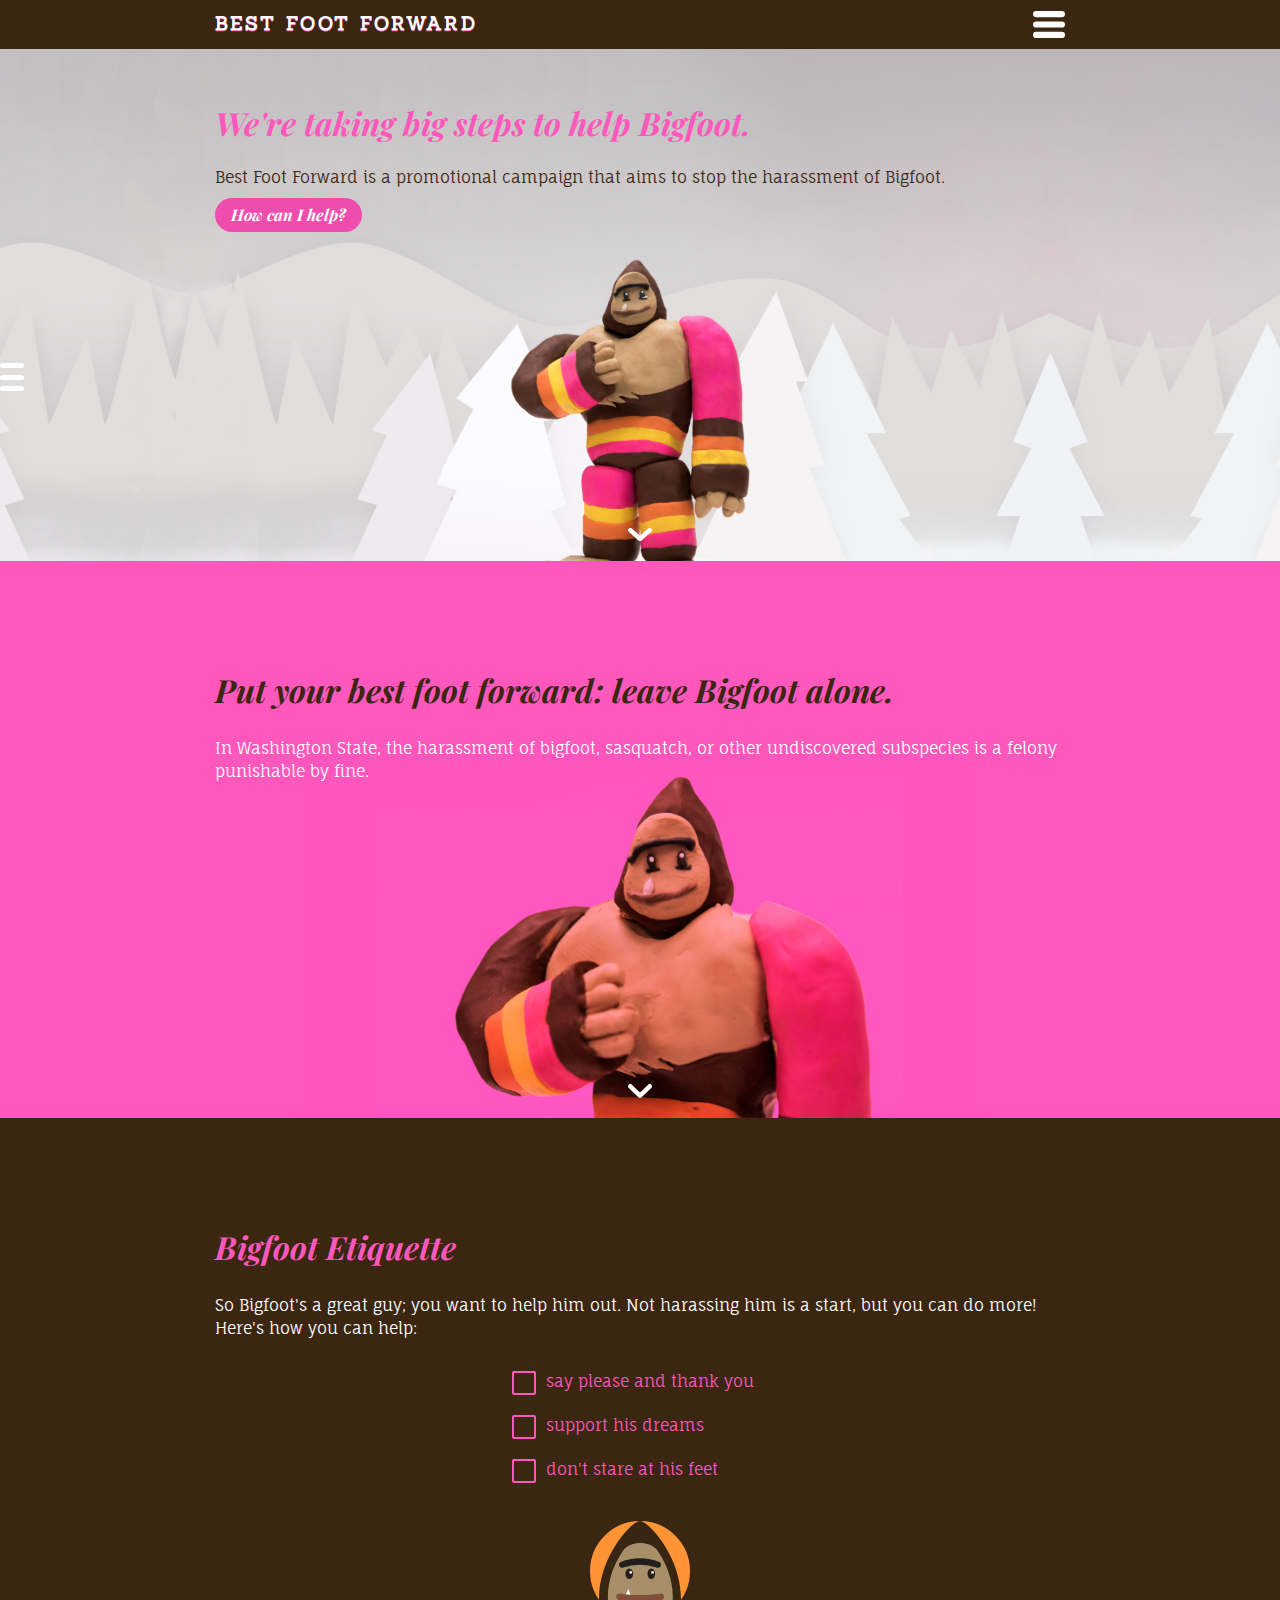
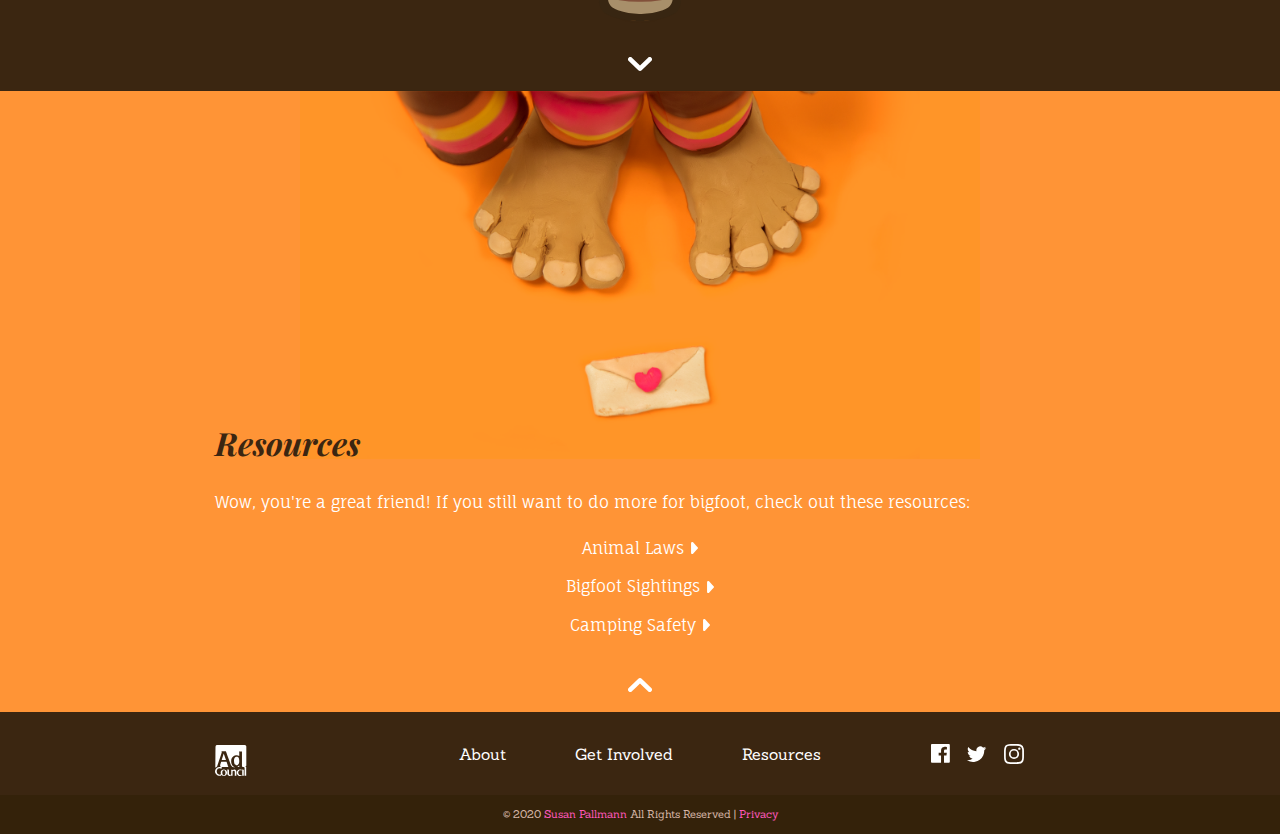
<file: index.html>
<!DOCTYPE html>
<html lang="en">
  <head>
    <title>Home | Best Foot Forward</title>
    <meta name="viewport" content="width=device-width, initial-scale=1">
    <!-- Global site tag (gtag.js) - Google Analytics -->
    <script async src="https://www.googletagmanager.com/gtag/js?id=UA-130944552-5"></script>
    <script>
        window.dataLayer = window.dataLayer || [];
        function gtag(){dataLayer.push(arguments);}
        gtag('js', new Date());
        gtag('config', 'UA-130944552-5');
    </script>
    <link rel="stylesheet" type="text/css" href="styles.css">
    <link rel="stylesheet" type="text/css" href="discount-bootstrap.css">
    <link href="https://fonts.googleapis.com/css2?family=Fauna+One&family=Playfair+Display:ital,wght@1,700&family=Sanchez&display=swap" rel="stylesheet"> 
    <link rel="shortcut icon" type="image/png" href="images/favicon.png">
    <link rel="apple-touch-icon" type="image/png" href="images/favicon.png" >
    <meta name="description" content="In Washington State, the harassment of bigfoot, sasquatch, or other undiscovered subspecies is a felony punishable by fine. Best Foot Forward is a promotional campaign that aims to stop the harassment of Bigfoot.">
    <meta name="robots" content="index">
    <meta property="og:title" content="Home | Best Foot Forward">
    <meta property="og:description" content="In Washington State, the harassment of bigfoot, sasquatch, or other undiscovered subspecies is a felony punishable by fine. Best Foot Forward is a promotional campaign that aims to stop the harassment of Bigfoot.">
    <meta property="og:image" content="https://susanpallmann.github.io/foot-forward/images/thumbnail.png">
    <meta property="og:image:width" content="4800">
    <meta property="og:image:height" content="2024">
    <meta property="og:type" content="website">
    <meta property="og:url" content="https://susanpallmann.github.io/foot-forward/">
    <meta property="og:site_name" content="Best Foot Forward">
    <meta name="twitter:card" content="summary_large_image">
    <meta name="twitter:site" content="https://susanpallmann.github.io/foot-forward/"/>
    <meta name="twitter:title" content="Best Foot Forward"/>
    <meta name="twitter:description" content="In Washington State, the harassment of bigfoot, sasquatch, or other undiscovered subspecies is a felony punishable by fine. Best Foot Forward is a promotional campaign that aims to stop the harassment of Bigfoot." />
    <meta name="twitter:image" content="https://susanpallmann.github.io/foot-forward/images/thumbnail.png" />
    <noscript><link rel="stylesheet" type="text/css" href="no-script.css"></noscript>
    <script src="https://ajax.googleapis.com/ajax/libs/jquery/3.4.1/jquery.min.js"></script>
    <script type="text/javascript" src="ui.js"></script>
    <script type="text/javascript" src="discount-bootstrap.js"></script>
  </head>
  <body>
    <header>
      <div class="container">
        <div class="row">
          <div class="column span12">
            <div id="logo"><a class="sliding-link" href="#section-0" target="_self"><h3>Best Foot Forward</h3></a></div>
            <div id="hamburger-menu" role="checkbox" aria-checked="false">
            </div>
          </div>
        </div>
      </div>
    </header>
    <div id="post-header">
      <nav>
        <ul>
          <li><a href="#section-1" target="_self">About</a></li>
          <li><a href="#section-2" target="_self">Get Involved</a></li>
          <li><a href="#section-3" target="_self">Resources</a></li>
        </ul>
      </nav>
    </div>
    <div id="scroll">
      <a href="#section-1" target="_self"><p id="page-1" expanded="false">1</p>
      <div class="nav-block block1"></div></a>
      <a href="#section-2" target="_self"><p id="page-2" expanded="false">2</p>
      <div class="nav-block block2"></div></a>
      <a href="#section-3" target="_self"><p id="page-3" expanded="false">3</p>
      <div class="nav-block block3"></div></a>
    </div>
    <main>
      <div id="section-0">
        <div class="container">
          <div class="row">
            <div class="column span12">
              <h1>We're taking big steps to help Bigfoot.</h1>
              <p>Best Foot Forward is a promotional campaign that aims to stop the harassment of Bigfoot.</p>
              <a class="sliding-link" href="#section-2" target="_self"><span class="button">How can I help?</span></a>
              <span class="arrow"><a class="sliding-link" href="#section-1" target="_self"><img src="images/down-arrow.svg" alt="next section"></a></span>
            </div>
          </div>
        </div>
      </div>
      <div id="section-1">
        <div class="container">
          <div class="row">
            <div class="column span12">
              <h2>Put your best foot forward: leave Bigfoot alone.</h2>
              <p>In Washington State, the harassment of bigfoot, sasquatch, or other undiscovered subspecies is a felony punishable by fine.</p>
              <span class="arrow"><a class="sliding-link" href="#section-2" target="_self"><img src="images/down-arrow.svg" alt="next section"></a></span>
            </div>
          </div>
        </div>
      </div>
      <div id="section-2">
        <div class="container">
          <div class="row">
            <div class="column span12">
              <h2>Bigfoot Etiquette</h2>
              <p>So Bigfoot's a great guy; you want to help him out. Not harassing him is a start, but you can do more! Here's how you can help:</p>
              <div id="checklist">
                <span class="checkbox" id="check1" role="checkbox" aria-checked="false" tabindex="0" aria-labelledby="check1-label"></span>
                <label id="check1-label">say please and thank you</label><br>
                <span class="checkbox" id="check2" role="checkbox" aria-checked="false" tabindex="0" aria-labelledby="check2-label"></span>
                <label id="check2-label">support his dreams</label><br>
                <span class="checkbox" id="check3" role="checkbox" aria-checked="false" tabindex="0" aria-labelledby="check3-label"></span>
                <label id="check3-label">don't stare at his feet</label><br>
                <div class="happy-meter">
                  <img src="images/bigfoot-happy-0.svg" score=0 alt="bigfoot is passive">
                </div>
              </div>
              <span class="arrow"><a class="sliding-link" href="#section-3" target="_self"><img src="images/down-arrow.svg" alt="next section"></a></span>
            </div>
          </div>
        </div>
      </div>
      <div id="section-3">
        <div class="container">
          <div class="row">
            <div class="column span12">
              <h2>Resources</h2>
              <p>Wow, you're a great friend! If you still want to do more for bigfoot, check out these resources:</p>
              <ul>
                <li><a href="https://www.nationalgeographic.com/news/2017/09/weird-laws-nation-dogs-ferrets-bigfoot/" target="_blank" rel="noreferrer"><p class="external-link">Animal Laws</p></a></li>
                <li><a href="http://www.animalplanet.com/tv-shows/finding-bigfoot/lists/10-bigfoot-sightings-last-5-years/" target="_blank" rel="noreferrer"><p class="external-link">Bigfoot Sightings</p></a></li>
                <li><a href="https://www.blueridgeoutdoors.com/go-outside/camping-safety-avoid-wild-animal-encounters/" target="_blank" rel="noreferrer"><p class="external-link">Camping Safety</p></a></li>
              </ul>
              <span class="arrow"><a class="sliding-link" href="#section-0" target="_self"><img src="images/up-arrow.svg" alt="previous section"></a></span>
            </div>
          </div>
        </div>
      </div>
    </main>
    <footer>
      <div class="container">
        <div class="row">
          <div class="column span2 sm">
            <svg xmlns="http://www.w3.org/2000/svg" width="32" viewBox="0 20 225 200" height="36">
              <defs>
                <style>
                  .cls-1{fill:#fff;fill-rule:evenodd}
                </style>
              </defs>
              <g id="Layer_G" data-name="Layer G">
                <g id="Layer_F" data-name="Layer F">
                  <g id="Layer_E" data-name="Layer E">
                    <path class="cls-1" d="M170.7 145.2v8.6c0 2-1 1.6-1 1.6H157c-1.4 0-.2-1-.2-1a31.8 31.8 0 0012.8-9.7c1.5-1 1.2.5 1.2.5zM151.8 142.6c-3.4 0-17.6 1.5-18.1-29.3-.5-30.7 18.9-29.7 18.9-29.7 6.7.4 17.2 1.1 18.1 29.3.9 28.2-15.4 29.7-18.9 29.7zM77.4 106.4H47l14.3-46.8 16 46.8z"></path>
                    <path class="cls-1" d="M212 154.4v1s2 .2 5 .2 2.3 1.7 2.3 1.7V213a17 17 0 00.5 4.2h-12.7c.8-1 .8-4.4.8-4.4s.5-44.2 0-51.6c-.4-7.3-11.8-6-11.8-6-7.4-.7-6.5-8-6.5-8V46.4H168a11.7 11.7 0 012.6 7.4v24.6a35.6 35.6 0 00-18-6.1c-10.5-.6-39 6.9-39 41.9 0 36.7 27.6 41.4 27.6 41.4-21.1 7.6-29.4-14.1-29.4-14.1S81.4 58 79 51.2c-2-6.2-7-6-7-6s-23.2-.2-24 0c-1 0-3.1.2-1.8 2a7.6 7.6 0 011 5.4S20 137.7 16 147.6c-4 10-12.8 10.7-12.8 10.7S3.2 26 3.6 12.9C3.9-.4 14.9 0 14.9 0h193c11.4.2 12.3 10.5 12.3 10.5V143c0 6.9-6.9 10.9-8.2 11.4z"></path>
                    <path class="cls-1" d="M93.7 153.5c-1.2-2.5-11.7-33-11.8-34.1a2.1 2.1 0 00-1.8-1.3H44.9a1.9 1.9 0 00-1.9 1.4l-6.1 20s-3.1 9.6 3.7 15c0 0 .8.9-.2 1 0 0-23.6-2.8-33.8 12-10 14.8-10.6 35.2 12.4 47a35.6 35.6 0 0022.8 1.7l1.7-5s0-1.7 1.8 0c1.7 2 6.2 6.8 16.7 6.9 10.6.1 23.5-6.2 22.5-23.6S73 172.8 62 172.7c-11-.1-21 7-21.9 20a33.8 33.8 0 002.2 14.2s-11.4 5.7-21.3-2.3c0 0-10.4-8.2-8.4-22.2s11.1-18.6 17-19c5.8-.4 10.1 1 15.7 3.4 0 0 1.3.5 1.3-.8s0-6.4.3-7.8.1-3 5.2-3.1h41s1.7.8.6-1.6zm-41 32.2a9.7 9.7 0 019.3-7.4 8.6 8.6 0 019.4 6.9c4 12.7.5 19.6 0 21.2a8.9 8.9 0 01-8.7 6c-6 0-7.8-3.6-7.8-3.6-4-5.2-4.3-15.4-2.1-23z"></path>
                    <path class="cls-1" d="M149.9 217.1h-10.7c-1.6 0-1-.8-.7-1.6a12.5 12.5 0 00.7-3.2v-22.1c0-2.7-.1-9.3-7.2-9.5-7.2-.3-8.6 7-8.6 7v26.8c0 3-1 2.5-1 2.5h-7.2c-1.1 0-1.5-.4-1.5-2.1 0-1.8-2.2.3-2.2.3a13.7 13.7 0 01-10.6 2.8c-10.4-.8-13.2-9-13.6-11.1-.4-2.2-.2-25.7-.2-27.8a7.6 7.6 0 00-1-3.8c-.5-1.3 1-1.7 1-1.7s3.6 0 7.7 0c4.1.1 3.5 5.5 3.5 5.5l-.1 23.9a8 8 0 005.5 7.5c8.6 2.1 10.4-6.7 10.4-6.7v-24.9a11 11 0 00-.5-3.8c-.4-1.2.9-1.1.9-1.1s5.2-.2 7.1-.1c2 0 1.6 1 1.6 1v2.2c0 1.8 2.5-.8 2.5-.8a16.8 16.8 0 0110.2-2.9c12.6.6 14.1 12.4 14.1 12.4v27.4a5.3 5.3 0 00.5 2.7c.5 1.2-.6 1.2-.6 1.2zM187.5 212.4l-1 3.6s0 1.2-2.4 1.7-13.8 3.3-22.9-4.8c0 0-10.5-6.7-7.8-21.8 0 0 2.8-14.7 18.3-18.2 0 0 8.2-1.6 14.2.3 0 0 1 .1 1.1.9 0 0 .2 4 .1 4.6-.1.7.2 2.3-1.5 1.5-1.7-.7-10.1-4.3-16.8 1.5-5.7 5-9.5 18.3 1.3 27.8 0 0 6.5 5.2 16.3 1.8 0 0 1.5-.2 1.1 1zM201.8 217.1h-9.5c-2.8 0-1-2.7-1-2.7V178c-.2-2 0-2.4-.7-3.4s1.2-1.2 1.2-1.2l9.2.5a1.2 1.2 0 011.2 1.6v36.4a9 9 0 00.4 3.3c.6 2-.8 2-.8 2z"></path>
                  </g>
                </g>
              </g>
            </svg>
              <defs>
                <style>
                  .cls-1{fill:#fff;fill-rule:evenodd}
                </style>
              </defs>
              <g id="Layer_D" data-name="Layer D">
                <g id="Layer_C" data-name="Layer C">
                  <g id="Layer_B" data-name="Layer B">
                    <path class="cls-1" d="M170.7 145.2v8.6c0 2-1 1.6-1 1.6H157c-1.4 0-.2-1-.2-1a31.8 31.8 0 0012.8-9.7c1.5-1 1.2.5 1.2.5zM151.8 142.6c-3.4 0-17.6 1.5-18.1-29.3-.5-30.7 18.9-29.7 18.9-29.7 6.7.4 17.2 1.1 18.1 29.3.9 28.2-15.4 29.7-18.9 29.7zM77.4 106.4H47l14.3-46.8 16 46.8z"/>
                    <path class="cls-1" d="M212 154.4v1s2 .2 5 .2 2.3 1.7 2.3 1.7V213a17 17 0 00.5 4.2h-12.7c.8-1 .8-4.4.8-4.4s.5-44.2 0-51.6c-.4-7.3-11.8-6-11.8-6-7.4-.7-6.5-8-6.5-8V46.4H168a11.7 11.7 0 012.6 7.4v24.6a35.6 35.6 0 00-18-6.1c-10.5-.6-39 6.9-39 41.9 0 36.7 27.6 41.4 27.6 41.4-21.1 7.6-29.4-14.1-29.4-14.1S81.4 58 79 51.2c-2-6.2-7-6-7-6s-23.2-.2-24 0c-1 0-3.1.2-1.8 2a7.6 7.6 0 011 5.4S20 137.7 16 147.6c-4 10-12.8 10.7-12.8 10.7S3.2 26 3.6 12.9C3.9-.4 14.9 0 14.9 0h193c11.4.2 12.3 10.5 12.3 10.5V143c0 6.9-6.9 10.9-8.2 11.4z"/>
                    <path class="cls-1" d="M93.7 153.5c-1.2-2.5-11.7-33-11.8-34.1a2.1 2.1 0 00-1.8-1.3H44.9a1.9 1.9 0 00-1.9 1.4l-6.1 20s-3.1 9.6 3.7 15c0 0 .8.9-.2 1 0 0-23.6-2.8-33.8 12-10 14.8-10.6 35.2 12.4 47a35.6 35.6 0 0022.8 1.7l1.7-5s0-1.7 1.8 0c1.7 2 6.2 6.8 16.7 6.9 10.6.1 23.5-6.2 22.5-23.6S73 172.8 62 172.7c-11-.1-21 7-21.9 20a33.8 33.8 0 002.2 14.2s-11.4 5.7-21.3-2.3c0 0-10.4-8.2-8.4-22.2s11.1-18.6 17-19c5.8-.4 10.1 1 15.7 3.4 0 0 1.3.5 1.3-.8s0-6.4.3-7.8.1-3 5.2-3.1h41s1.7.8.6-1.6zm-41 32.2a9.7 9.7 0 019.3-7.4 8.6 8.6 0 019.4 6.9c4 12.7.5 19.6 0 21.2a8.9 8.9 0 01-8.7 6c-6 0-7.8-3.6-7.8-3.6-4-5.2-4.3-15.4-2.1-23z"/>
                    <path class="cls-1" d="M149.9 217.1h-10.7c-1.6 0-1-.8-.7-1.6a12.5 12.5 0 00.7-3.2v-22.1c0-2.7-.1-9.3-7.2-9.5-7.2-.3-8.6 7-8.6 7v26.8c0 3-1 2.5-1 2.5h-7.2c-1.1 0-1.5-.4-1.5-2.1 0-1.8-2.2.3-2.2.3a13.7 13.7 0 01-10.6 2.8c-10.4-.8-13.2-9-13.6-11.1-.4-2.2-.2-25.7-.2-27.8a7.6 7.6 0 00-1-3.8c-.5-1.3 1-1.7 1-1.7s3.6 0 7.7 0c4.1.1 3.5 5.5 3.5 5.5l-.1 23.9a8 8 0 005.5 7.5c8.6 2.1 10.4-6.7 10.4-6.7v-24.9a11 11 0 00-.5-3.8c-.4-1.2.9-1.1.9-1.1s5.2-.2 7.1-.1c2 0 1.6 1 1.6 1v2.2c0 1.8 2.5-.8 2.5-.8a16.8 16.8 0 0110.2-2.9c12.6.6 14.1 12.4 14.1 12.4v27.4a5.3 5.3 0 00.5 2.7c.5 1.2-.6 1.2-.6 1.2zM187.5 212.4l-1 3.6s0 1.2-2.4 1.7-13.8 3.3-22.9-4.8c0 0-10.5-6.7-7.8-21.8 0 0 2.8-14.7 18.3-18.2 0 0 8.2-1.6 14.2.3 0 0 1 .1 1.1.9 0 0 .2 4 .1 4.6-.1.7.2 2.3-1.5 1.5-1.7-.7-10.1-4.3-16.8 1.5-5.7 5-9.5 18.3 1.3 27.8 0 0 6.5 5.2 16.3 1.8 0 0 1.5-.2 1.1 1zM201.8 217.1h-9.5c-2.8 0-1-2.7-1-2.7V178c-.2-2 0-2.4-.7-3.4s1.2-1.2 1.2-1.2l9.2.5a1.2 1.2 0 011.2 1.6v36.4a9 9 0 00.4 3.3c.6 2-.8 2-.8 2z"/>
                  </g>
                </g>
              </g>
            </svg>
          </div>
          <div class="column span8 sm">
            <ul>
              <li><a class="sliding-link" href="#section-1" target="_self">About</a></li>
              <li><a class="sliding-link" href="#section-2" target="_self">Get Involved</a></li>
              <li><a class="sliding-link" href="#section-3" target="_self">Resources</a></li>
            </ul>
          </div>
          <div class="column span2 sm">
              <div class="socials-icon">
              <a href="" target="_blank" rel="noreferrer" aria-label="Facebook">
                <svg xmlns="http://www.w3.org/2000/svg" viewBox="0 0 260 260" height="20" width="20">
                  <g data-name="Layer 2">
                    <path d="M244.8 17v211c0 11.7-5 16.7-16.7 16.7h-58.9v-94.6h31.5l4.9-36.9h-37.1c.6-11.2.7-22 2-32.5.6-5.5 5.5-8.2 11-8.6 6-.5 12.2-.5 18.4-.6h7c0-10.7 0-20.8-.2-30.9 0-.9-1.8-2.4-2.8-2.5-11.5-.3-23-1.6-34.4-.3-23.3 2.6-37.8 19.7-38.6 43.6-.3 10.3 0 20.6 0 31.4H99.3v37h31.2v95H17c-12.1 0-17.1-5-17.1-17V17C0 5 5 0 17 0h211c12 0 16.8 4.9 16.8 17z" data-name="Layer 1"/>
                  </g>
                </svg>
              </a>
            </div>
            <div class="socials-icon">
              <a href="" target="_blank" rel="noreferrer" aria-label="Twitter">
                <svg xmlns="http://www.w3.org/2000/svg" viewBox="0 -30 260 260" height="20" width="20">
                  <g data-name="Layer 2">
                    <path d="M249.7 25c-3.2 4-5.4 7.3-8.2 10.1-4.7 4.9-10 9.3-14.7 14.1a8 8 0 00-2.2 5.1 153.6 153.6 0 01-13.9 64.7 145.2 145.2 0 01-45.1 56.6 141 141 0 01-60.5 26c-22 4-44 3.4-65.4-3-11.5-3.6-22.4-9-33.6-13.8-2-.8-3.4-2.7-6.1-4.8 21.3 4.8 64.9-7.8 72.8-20.6-22.3-2.2-37-14.1-45.6-35.4h19.7l.9-1.1c-23.9-8.7-37.5-24.8-38.4-50.5l20.1 5.8.7-1.4A51 51 0 0110.6 45c-2-12.1-.9-24 6.3-35.5C44.8 42 79.6 60.2 122.4 63.1c-3.3-19.4 1.2-38.8 18.6-52.1a51 51 0 0166.7 2.9c4 3.8 7.5 1.3 10.9.2 8-2.7 15.8-6.2 24-9.4a62.5 62.5 0 01-19.1 27.5l26.2-7.3z" data-name="Layer 1"/>
                  </g>
                </svg>
              </a>
            </div>
            <div class="socials-icon">
              <a href="" target="_blank" rel="noreferrer" aria-label="Instagram">
                <svg xmlns="http://www.w3.org/2000/svg" viewBox="0 0 23.56 23.63" height="20" width="20">
                  <g id="Layer_A" data-name="Layer A">
                    <path class="cls-6" d="M23.55 11.78V7.85a15.9 15.9 0 0 0-.26-2.59A5.93 5.93 0 0 0 19.74.73a7.75 7.75 0 0 0-3.15-.64C15 0 13.42 0 11.84 0c-1.25 0-2.51 0-3.77.06a21.53 21.53 0 0 0-2.54.18A6 6 0 0 0 .24 5.55 29.21 29.21 0 0 0 0 9.63c0 2.28 0 4.55.06 6.83a10.92 10.92 0 0 0 .24 2.05 6 6 0 0 0 5.15 4.87 28.44 28.44 0 0 0 3.45.25c2.42 0 4.83 0 7.24-.07a16.32 16.32 0 0 0 1.86-.18 6 6 0 0 0 5.29-5.12 17.33 17.33 0 0 0 .25-2.58c.04-1.31.01-2.61.01-3.9zm-2.08 3.75a13.16 13.16 0 0 1-.17 2.26 4.12 4.12 0 0 1-4.07 3.62c-1.77.1-8.26.1-9.71.07a13.1 13.1 0 0 1-1.76-.17 4.12 4.12 0 0 1-3.55-3.81c-.1-.9-.14-1.81-.15-2.72V8.56a17.26 17.26 0 0 1 .21-2.78 4.12 4.12 0 0 1 3.9-3.58c.89-.08 1.8-.12 2.72-.14h5.74a23.65 23.65 0 0 1 3.17.23 4 4 0 0 1 3.52 3.64 15.54 15.54 0 0 1 .15 2.15c.03 2.47.03 4.92 0 7.45z"/>
                    <path class="cls-6" d="M19.47 5.5a1.39 1.39 0 1 1-2.78 0 1.38 1.38 0 0 1 1.36-1.37 1.4 1.4 0 0 1 1.42 1.37zM11.79 5.78a6 6 0 0 0 0 12.07 6 6 0 1 0 0-12.07zm0 10a4 4 0 0 1 0-8 4 4 0 0 1 0 8z"/>
                  </g>
                </svg>
              </a>
            </div>
          </div>
        </div>
      </div>
      <p class="copyright">© 2020 <a href="https://www.susanpallmanndesign.com/" target="_blank" rel="noreferrer">Susan Pallmann</a> All Rights Reserved | <a href="privacy" target="_self">Privacy</a></p>
    </footer>
  </body>
</html>
</file>
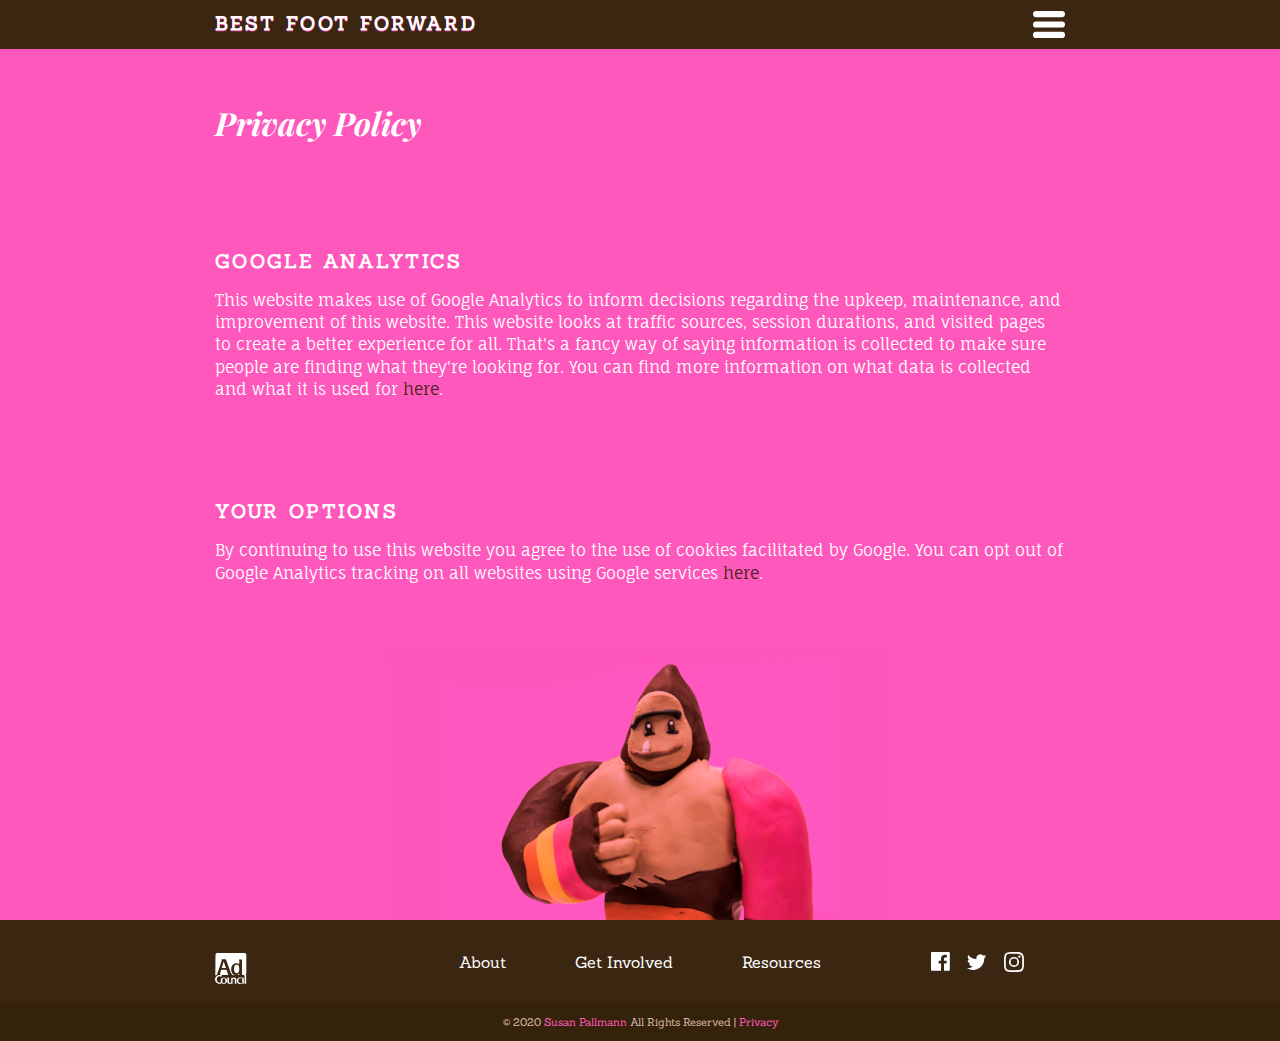
<file: privacy.html>
<!DOCTYPE html>
<html lang="en">
  <head>
    <title>Privacy | Best Foot Forward</title>
    <meta name="viewport" content="width=device-width, initial-scale=1">
    <!-- Global site tag (gtag.js) - Google Analytics -->
    <script async src="https://www.googletagmanager.com/gtag/js?id=UA-130944552-5"></script>
    <script>
        window.dataLayer = window.dataLayer || [];
        function gtag(){dataLayer.push(arguments);}
        gtag('js', new Date());
        gtag('config', 'UA-130944552-5');
    </script>
    <link rel="stylesheet" type="text/css" href="styles.css">
    <link rel="stylesheet" type="text/css" href="discount-bootstrap.css">
    <link href="https://fonts.googleapis.com/css2?family=Fauna+One&family=Playfair+Display:ital,wght@1,700&family=Sanchez&display=swap" rel="stylesheet"> 
    <link rel="shortcut icon" type="image/png" href="images/favicon.png">
    <link rel="apple-touch-icon" type="image/png" href="images/favicon.png" >
    <meta name="description" content="In Washington State, the harassment of bigfoot, sasquatch, or other undiscovered subspecies is a felony punishable by fine. Best Foot Forward is a promotional campaign that aims to stop the harassment of Bigfoot.">
    <meta name="robots" content="index">
    <meta property="og:title" content="Privacy | Best Foot Forward">
    <meta property="og:description" content="In Washington State, the harassment of bigfoot, sasquatch, or other undiscovered subspecies is a felony punishable by fine. Best Foot Forward is a promotional campaign that aims to stop the harassment of Bigfoot.">
    <meta property="og:image" content="https://susanpallmann.github.io/foot-forward/images/thumbnail.png">
    <meta property="og:image:width" content="4800">
    <meta property="og:image:height" content="2024">
    <meta property="og:type" content="website">
    <meta property="og:url" content="https://susanpallmann.github.io/foot-forward/">
    <meta property="og:site_name" content="Best Foot Forward">
    <meta name="twitter:card" content="summary_large_image">
    <meta name="twitter:site" content="https://susanpallmann.github.io/foot-forward/"/>
    <meta name="twitter:title" content="Best Foot Forward"/>
    <meta name="twitter:description" content="In Washington State, the harassment of bigfoot, sasquatch, or other undiscovered subspecies is a felony punishable by fine. Best Foot Forward is a promotional campaign that aims to stop the harassment of Bigfoot." />
    <meta name="twitter:image" content="https://susanpallmann.github.io/foot-forward/images/thumbnail.png" />
    <noscript><link rel="stylesheet" type="text/css" href="no-script.css"></noscript>
    <script src="https://ajax.googleapis.com/ajax/libs/jquery/3.4.1/jquery.min.js"></script>
    <script type="text/javascript" src="ui.js"></script>
    <script type="text/javascript" src="discount-bootstrap.js"></script>
  </head>
  <body class="privacy">
    <header>
      <div class="container">
        <div class="row">
          <div class="column span12">
            <div id="logo"><a href="/foot-forward/" target="_self"><h3>Best Foot Forward</h3></a></div>
            <div id="hamburger-menu" role="checkbox" aria-checked="false">
            </div>
          </div>
        </div>
      </div>
    </header>
    <div id="post-header">
      <nav>
        <ul>
          <li><a href="/foot-forward/#section-1" target="_self">About</a></li>
          <li><a href="/foot-forward/#section-2" target="_self">Get Involved</a></li>
          <li><a href="/foot-forward/#section-3" target="_self">Resources</a></li>
        </ul>
      </nav>
    </div>
    <main>
      <div id="privacy">
        <div class="container">
          <div class="row">
            <div class="column span12">
              <h1>Privacy Policy</h1>
            </div>
            <div class="column span12">
              <h3>Google Analytics</h3>
              <p>
                This website makes use of Google Analytics to inform decisions regarding the upkeep, maintenance, and improvement of this 
                website. This website looks at traffic sources, session durations, and visited pages to create a better experience for all.
                That's a fancy way of saying information is collected to make sure people are finding what they're looking for. You can find
                more information on what data is collected and what it is used for <a href="https://policies.google.com/technologies/partner-sites?hl=en-GB&gl=uk" target="_blank"  rel="noreferrer" aria-label="Google's Privacy Policy">here</a>.
              </p> 
            </div>
            <div class="column span12">
              <h3>Your Options</h3>
              <p>
                By continuing to use this website you agree to the use of cookies facilitated by Google. You can opt out of Google Analytics 
                tracking on all websites using Google services 
                <a href="https://tools.google.com/dlpage/gaoptout" target="_blank" rel="noreferrer">here</a>.
              </p>
          </div>
        </div>
      </div>
    </main>
    <footer>
      <div class="container">
        <div class="row">
          <div class="column span2 sm">
            <svg xmlns="http://www.w3.org/2000/svg" width="32" viewBox="0 20 225 200" height="36">
              <defs>
                <style>
                  .cls-1{fill:#fff;fill-rule:evenodd}
                </style>
              </defs>
              <g id="Layer_G" data-name="Layer G">
                <g id="Layer_F" data-name="Layer F">
                  <g id="Layer_E" data-name="Layer E">
                    <path class="cls-1" d="M170.7 145.2v8.6c0 2-1 1.6-1 1.6H157c-1.4 0-.2-1-.2-1a31.8 31.8 0 0012.8-9.7c1.5-1 1.2.5 1.2.5zM151.8 142.6c-3.4 0-17.6 1.5-18.1-29.3-.5-30.7 18.9-29.7 18.9-29.7 6.7.4 17.2 1.1 18.1 29.3.9 28.2-15.4 29.7-18.9 29.7zM77.4 106.4H47l14.3-46.8 16 46.8z"></path>
                    <path class="cls-1" d="M212 154.4v1s2 .2 5 .2 2.3 1.7 2.3 1.7V213a17 17 0 00.5 4.2h-12.7c.8-1 .8-4.4.8-4.4s.5-44.2 0-51.6c-.4-7.3-11.8-6-11.8-6-7.4-.7-6.5-8-6.5-8V46.4H168a11.7 11.7 0 012.6 7.4v24.6a35.6 35.6 0 00-18-6.1c-10.5-.6-39 6.9-39 41.9 0 36.7 27.6 41.4 27.6 41.4-21.1 7.6-29.4-14.1-29.4-14.1S81.4 58 79 51.2c-2-6.2-7-6-7-6s-23.2-.2-24 0c-1 0-3.1.2-1.8 2a7.6 7.6 0 011 5.4S20 137.7 16 147.6c-4 10-12.8 10.7-12.8 10.7S3.2 26 3.6 12.9C3.9-.4 14.9 0 14.9 0h193c11.4.2 12.3 10.5 12.3 10.5V143c0 6.9-6.9 10.9-8.2 11.4z"></path>
                    <path class="cls-1" d="M93.7 153.5c-1.2-2.5-11.7-33-11.8-34.1a2.1 2.1 0 00-1.8-1.3H44.9a1.9 1.9 0 00-1.9 1.4l-6.1 20s-3.1 9.6 3.7 15c0 0 .8.9-.2 1 0 0-23.6-2.8-33.8 12-10 14.8-10.6 35.2 12.4 47a35.6 35.6 0 0022.8 1.7l1.7-5s0-1.7 1.8 0c1.7 2 6.2 6.8 16.7 6.9 10.6.1 23.5-6.2 22.5-23.6S73 172.8 62 172.7c-11-.1-21 7-21.9 20a33.8 33.8 0 002.2 14.2s-11.4 5.7-21.3-2.3c0 0-10.4-8.2-8.4-22.2s11.1-18.6 17-19c5.8-.4 10.1 1 15.7 3.4 0 0 1.3.5 1.3-.8s0-6.4.3-7.8.1-3 5.2-3.1h41s1.7.8.6-1.6zm-41 32.2a9.7 9.7 0 019.3-7.4 8.6 8.6 0 019.4 6.9c4 12.7.5 19.6 0 21.2a8.9 8.9 0 01-8.7 6c-6 0-7.8-3.6-7.8-3.6-4-5.2-4.3-15.4-2.1-23z"></path>
                    <path class="cls-1" d="M149.9 217.1h-10.7c-1.6 0-1-.8-.7-1.6a12.5 12.5 0 00.7-3.2v-22.1c0-2.7-.1-9.3-7.2-9.5-7.2-.3-8.6 7-8.6 7v26.8c0 3-1 2.5-1 2.5h-7.2c-1.1 0-1.5-.4-1.5-2.1 0-1.8-2.2.3-2.2.3a13.7 13.7 0 01-10.6 2.8c-10.4-.8-13.2-9-13.6-11.1-.4-2.2-.2-25.7-.2-27.8a7.6 7.6 0 00-1-3.8c-.5-1.3 1-1.7 1-1.7s3.6 0 7.7 0c4.1.1 3.5 5.5 3.5 5.5l-.1 23.9a8 8 0 005.5 7.5c8.6 2.1 10.4-6.7 10.4-6.7v-24.9a11 11 0 00-.5-3.8c-.4-1.2.9-1.1.9-1.1s5.2-.2 7.1-.1c2 0 1.6 1 1.6 1v2.2c0 1.8 2.5-.8 2.5-.8a16.8 16.8 0 0110.2-2.9c12.6.6 14.1 12.4 14.1 12.4v27.4a5.3 5.3 0 00.5 2.7c.5 1.2-.6 1.2-.6 1.2zM187.5 212.4l-1 3.6s0 1.2-2.4 1.7-13.8 3.3-22.9-4.8c0 0-10.5-6.7-7.8-21.8 0 0 2.8-14.7 18.3-18.2 0 0 8.2-1.6 14.2.3 0 0 1 .1 1.1.9 0 0 .2 4 .1 4.6-.1.7.2 2.3-1.5 1.5-1.7-.7-10.1-4.3-16.8 1.5-5.7 5-9.5 18.3 1.3 27.8 0 0 6.5 5.2 16.3 1.8 0 0 1.5-.2 1.1 1zM201.8 217.1h-9.5c-2.8 0-1-2.7-1-2.7V178c-.2-2 0-2.4-.7-3.4s1.2-1.2 1.2-1.2l9.2.5a1.2 1.2 0 011.2 1.6v36.4a9 9 0 00.4 3.3c.6 2-.8 2-.8 2z"></path>
                  </g>
                </g>
              </g>
            </svg>
              <defs>
                <style>
                  .cls-1{fill:#fff;fill-rule:evenodd}
                </style>
              </defs>
              <g id="Layer_D" data-name="Layer D">
                <g id="Layer_C" data-name="Layer C">
                  <g id="Layer_B" data-name="Layer B">
                    <path class="cls-1" d="M170.7 145.2v8.6c0 2-1 1.6-1 1.6H157c-1.4 0-.2-1-.2-1a31.8 31.8 0 0012.8-9.7c1.5-1 1.2.5 1.2.5zM151.8 142.6c-3.4 0-17.6 1.5-18.1-29.3-.5-30.7 18.9-29.7 18.9-29.7 6.7.4 17.2 1.1 18.1 29.3.9 28.2-15.4 29.7-18.9 29.7zM77.4 106.4H47l14.3-46.8 16 46.8z"/>
                    <path class="cls-1" d="M212 154.4v1s2 .2 5 .2 2.3 1.7 2.3 1.7V213a17 17 0 00.5 4.2h-12.7c.8-1 .8-4.4.8-4.4s.5-44.2 0-51.6c-.4-7.3-11.8-6-11.8-6-7.4-.7-6.5-8-6.5-8V46.4H168a11.7 11.7 0 012.6 7.4v24.6a35.6 35.6 0 00-18-6.1c-10.5-.6-39 6.9-39 41.9 0 36.7 27.6 41.4 27.6 41.4-21.1 7.6-29.4-14.1-29.4-14.1S81.4 58 79 51.2c-2-6.2-7-6-7-6s-23.2-.2-24 0c-1 0-3.1.2-1.8 2a7.6 7.6 0 011 5.4S20 137.7 16 147.6c-4 10-12.8 10.7-12.8 10.7S3.2 26 3.6 12.9C3.9-.4 14.9 0 14.9 0h193c11.4.2 12.3 10.5 12.3 10.5V143c0 6.9-6.9 10.9-8.2 11.4z"/>
                    <path class="cls-1" d="M93.7 153.5c-1.2-2.5-11.7-33-11.8-34.1a2.1 2.1 0 00-1.8-1.3H44.9a1.9 1.9 0 00-1.9 1.4l-6.1 20s-3.1 9.6 3.7 15c0 0 .8.9-.2 1 0 0-23.6-2.8-33.8 12-10 14.8-10.6 35.2 12.4 47a35.6 35.6 0 0022.8 1.7l1.7-5s0-1.7 1.8 0c1.7 2 6.2 6.8 16.7 6.9 10.6.1 23.5-6.2 22.5-23.6S73 172.8 62 172.7c-11-.1-21 7-21.9 20a33.8 33.8 0 002.2 14.2s-11.4 5.7-21.3-2.3c0 0-10.4-8.2-8.4-22.2s11.1-18.6 17-19c5.8-.4 10.1 1 15.7 3.4 0 0 1.3.5 1.3-.8s0-6.4.3-7.8.1-3 5.2-3.1h41s1.7.8.6-1.6zm-41 32.2a9.7 9.7 0 019.3-7.4 8.6 8.6 0 019.4 6.9c4 12.7.5 19.6 0 21.2a8.9 8.9 0 01-8.7 6c-6 0-7.8-3.6-7.8-3.6-4-5.2-4.3-15.4-2.1-23z"/>
                    <path class="cls-1" d="M149.9 217.1h-10.7c-1.6 0-1-.8-.7-1.6a12.5 12.5 0 00.7-3.2v-22.1c0-2.7-.1-9.3-7.2-9.5-7.2-.3-8.6 7-8.6 7v26.8c0 3-1 2.5-1 2.5h-7.2c-1.1 0-1.5-.4-1.5-2.1 0-1.8-2.2.3-2.2.3a13.7 13.7 0 01-10.6 2.8c-10.4-.8-13.2-9-13.6-11.1-.4-2.2-.2-25.7-.2-27.8a7.6 7.6 0 00-1-3.8c-.5-1.3 1-1.7 1-1.7s3.6 0 7.7 0c4.1.1 3.5 5.5 3.5 5.5l-.1 23.9a8 8 0 005.5 7.5c8.6 2.1 10.4-6.7 10.4-6.7v-24.9a11 11 0 00-.5-3.8c-.4-1.2.9-1.1.9-1.1s5.2-.2 7.1-.1c2 0 1.6 1 1.6 1v2.2c0 1.8 2.5-.8 2.5-.8a16.8 16.8 0 0110.2-2.9c12.6.6 14.1 12.4 14.1 12.4v27.4a5.3 5.3 0 00.5 2.7c.5 1.2-.6 1.2-.6 1.2zM187.5 212.4l-1 3.6s0 1.2-2.4 1.7-13.8 3.3-22.9-4.8c0 0-10.5-6.7-7.8-21.8 0 0 2.8-14.7 18.3-18.2 0 0 8.2-1.6 14.2.3 0 0 1 .1 1.1.9 0 0 .2 4 .1 4.6-.1.7.2 2.3-1.5 1.5-1.7-.7-10.1-4.3-16.8 1.5-5.7 5-9.5 18.3 1.3 27.8 0 0 6.5 5.2 16.3 1.8 0 0 1.5-.2 1.1 1zM201.8 217.1h-9.5c-2.8 0-1-2.7-1-2.7V178c-.2-2 0-2.4-.7-3.4s1.2-1.2 1.2-1.2l9.2.5a1.2 1.2 0 011.2 1.6v36.4a9 9 0 00.4 3.3c.6 2-.8 2-.8 2z"/>
                  </g>
                </g>
              </g>
            </svg>
          </div>
          <div class="column span8 sm">
            <ul>
              <li><a href="/foot-forward/#section-1" target="_self">About</a></li>
              <li><a href="/foot-forward/#section-2" target="_self">Get Involved</a></li>
              <li><a href="/foot-forward/#section-3" target="_self">Resources</a></li>
            </ul>
          </div>
          <div class="column span2 sm">
              <div class="socials-icon">
              <a href="" target="_blank" rel="noreferrer" aria-label="Facebook">
                <svg xmlns="http://www.w3.org/2000/svg" viewBox="0 0 260 260" height="20" width="20">
                  <g data-name="Layer 2">
                    <path d="M244.8 17v211c0 11.7-5 16.7-16.7 16.7h-58.9v-94.6h31.5l4.9-36.9h-37.1c.6-11.2.7-22 2-32.5.6-5.5 5.5-8.2 11-8.6 6-.5 12.2-.5 18.4-.6h7c0-10.7 0-20.8-.2-30.9 0-.9-1.8-2.4-2.8-2.5-11.5-.3-23-1.6-34.4-.3-23.3 2.6-37.8 19.7-38.6 43.6-.3 10.3 0 20.6 0 31.4H99.3v37h31.2v95H17c-12.1 0-17.1-5-17.1-17V17C0 5 5 0 17 0h211c12 0 16.8 4.9 16.8 17z" data-name="Layer 1"/>
                  </g>
                </svg>
              </a>
            </div>
            <div class="socials-icon">
              <a href="" target="_blank" rel="noreferrer" aria-label="Twitter">
                <svg xmlns="http://www.w3.org/2000/svg" viewBox="0 -30 260 260" height="20" width="20">
                  <g data-name="Layer 2">
                    <path d="M249.7 25c-3.2 4-5.4 7.3-8.2 10.1-4.7 4.9-10 9.3-14.7 14.1a8 8 0 00-2.2 5.1 153.6 153.6 0 01-13.9 64.7 145.2 145.2 0 01-45.1 56.6 141 141 0 01-60.5 26c-22 4-44 3.4-65.4-3-11.5-3.6-22.4-9-33.6-13.8-2-.8-3.4-2.7-6.1-4.8 21.3 4.8 64.9-7.8 72.8-20.6-22.3-2.2-37-14.1-45.6-35.4h19.7l.9-1.1c-23.9-8.7-37.5-24.8-38.4-50.5l20.1 5.8.7-1.4A51 51 0 0110.6 45c-2-12.1-.9-24 6.3-35.5C44.8 42 79.6 60.2 122.4 63.1c-3.3-19.4 1.2-38.8 18.6-52.1a51 51 0 0166.7 2.9c4 3.8 7.5 1.3 10.9.2 8-2.7 15.8-6.2 24-9.4a62.5 62.5 0 01-19.1 27.5l26.2-7.3z" data-name="Layer 1"/>
                  </g>
                </svg>
              </a>
            </div>
            <div class="socials-icon">
              <a href="" target="_blank" rel="noreferrer" aria-label="Instagram">
                <svg xmlns="http://www.w3.org/2000/svg" viewBox="0 0 23.56 23.63" height="20" width="20">
                  <g id="Layer_A" data-name="Layer A">
                    <path class="cls-6" d="M23.55 11.78V7.85a15.9 15.9 0 0 0-.26-2.59A5.93 5.93 0 0 0 19.74.73a7.75 7.75 0 0 0-3.15-.64C15 0 13.42 0 11.84 0c-1.25 0-2.51 0-3.77.06a21.53 21.53 0 0 0-2.54.18A6 6 0 0 0 .24 5.55 29.21 29.21 0 0 0 0 9.63c0 2.28 0 4.55.06 6.83a10.92 10.92 0 0 0 .24 2.05 6 6 0 0 0 5.15 4.87 28.44 28.44 0 0 0 3.45.25c2.42 0 4.83 0 7.24-.07a16.32 16.32 0 0 0 1.86-.18 6 6 0 0 0 5.29-5.12 17.33 17.33 0 0 0 .25-2.58c.04-1.31.01-2.61.01-3.9zm-2.08 3.75a13.16 13.16 0 0 1-.17 2.26 4.12 4.12 0 0 1-4.07 3.62c-1.77.1-8.26.1-9.71.07a13.1 13.1 0 0 1-1.76-.17 4.12 4.12 0 0 1-3.55-3.81c-.1-.9-.14-1.81-.15-2.72V8.56a17.26 17.26 0 0 1 .21-2.78 4.12 4.12 0 0 1 3.9-3.58c.89-.08 1.8-.12 2.72-.14h5.74a23.65 23.65 0 0 1 3.17.23 4 4 0 0 1 3.52 3.64 15.54 15.54 0 0 1 .15 2.15c.03 2.47.03 4.92 0 7.45z"/>
                    <path class="cls-6" d="M19.47 5.5a1.39 1.39 0 1 1-2.78 0 1.38 1.38 0 0 1 1.36-1.37 1.4 1.4 0 0 1 1.42 1.37zM11.79 5.78a6 6 0 0 0 0 12.07 6 6 0 1 0 0-12.07zm0 10a4 4 0 0 1 0-8 4 4 0 0 1 0 8z"/>
                  </g>
                </svg>
              </a>
            </div>
          </div>
        </div>
      </div>
      <p class="copyright">© 2020 <a href="https://www.susanpallmanndesign.com/" target="_blank" rel="noreferrer">Susan Pallmann</a> All Rights Reserved | <a href="" target="_self">Privacy</a></p>
    </footer>
  </body>
</html>
</file>
<file: styles.css>
/* Text styles */
body {
  font-family: 'fauna one', serif;
  color: #ffffff;
  margin: 0;
}
p {
  line-height: 1.4em;
  transition: color 0.1s ease-in-out;
  -webkit-transition: color 0.1s ease-in-out;
}
h1, h2 {
  font-family: 'playfair display', serif;
  font-weight: 700;
  font-style: italic;
}
a {
  text-decoration: none;
  color: #ffffff;
  transition: color 0.1s ease-in-out;
  -webkit-transition: color 0.1s ease-in-out;
}
a:hover {
  color: #3B2611;
}
.container {
  background-size: 100%;
  background-repeat: no-repeat;
}
/* Header styles & site logo */
header {
  background-color: #3B2611;
  display: inline-block;
  width: 100%;
  position: fixed;
  padding: 0.5em 0;
  z-index: 2;
}
#logo {
  display: inline-block;
}
h3 {
  font-family: 'Sanchez', serif;
  text-transform: uppercase;
  letter-spacing: 0.15em;
  color: #fff;
  text-shadow: 0px 1px 0.5px #fe58bc;
  margin: 0.2em 0;
  line-height: 23px;
}
/* Dropdown menu */
#post-header {
  background-color: #3B2611;
  height: 0%;
  width: 100%;
  position: fixed;
  transition: height 0.4s ease-in-out;
  -webkit-transition: height 0.4s ease-in-out;
  overflow: hidden;
  z-index: 1;
}
#post-header a:hover {
  color: #FE58BC;
}
#post-header a:hover:before {
  width: 32px;
  height: 32px;
  display: inline-block;
  content: "";
  background-image: url("images/favicon.png");
  background-size: contain;
  background-repeat: no-repeat;
  margin-right: 0.4em;
  vertical-align: middle;
}
#post-header ul {
  padding-top: 3em;
  font-size: 2em;
  line-height: 2em;
}
/* Specific styles for each section of the homepage */
#section-0 {
  background-color: #F1F2F6;
  display: inline-block;
  width: 100%;
  background-image: url('images/section-0A.png');
  background-size: cover;
  background-position-x: center;
  color: #3B2611;
}
#section-0 body {
  color: #3B2611;
}
#section-0 h1 {
  color: #FE58BC;
}
#section-1 {
  background-color: #FE58BC;
  display: inline-block;
  width: 100%;
}
#section-1 .container {
  background-image: url('images/section-1.png');
  background-position-y: bottom;
  background-position-x: center;
}
#section-1 h2 {
  color: #3B2611;
}
#section-2 {
  background-color: #3B2611;
  display: inline-block;
  width: 100%;
}
#section-2 h2 {
  color: #FE58BC;
}
#section-3 {
  background-color: #FF9436;
  display: inline-block;
  width: 100%;
}
#section-3 .container {
  background-image: url('images/section-3.png');
  background-position-x: center;
}
#section-3 h2 {
  color: #3B2611;
}
/* Up/down navigation/scroll arrows */
.arrow {
  width: 24px;
  display: block;
  margin: auto;
  margin-top: 2em;
}
.arrow img {
  width: 100%;
}
/* CTA button handling */
.button {
  background-color: #EF4DAE;
  border-radius: 500px;
  padding: 0.4em 1em;
  cursor: pointer;
  transition: background-color 0.1s ease-in-out;
  -webkit-transition: background-color 0.1s ease-in-out;
}
.button:hover {
  background-color: #3B2611;
}
a .button:hover {
  text-shadow: 0px 1px 0.5px #fe58bc;
}
a .button {
  color: #ffffff;
  font-family: 'playfair display', serif;
  text-decoration: none;
  font-weight: 700;
  font-style: italic;
}
/* Checklist widget & Bigfoot happy meter */
#checklist {
  width: 16em;
  margin: auto;
  margin-top: 2em;
}
.checkbox {
  width: 20px;
  height: 20px;
  border: 2px solid #FE58BC;
  border-radius: 2px;
  display: inline-block;
  margin-right: 0.3em;
  margin-bottom: 1em;
  cursor: pointer;
  transition: border 0.1s ease-in-out;
  -webkit-transition: border 0.1s ease-in-out;
}
.checkbox:hover {
  border: 2px solid #ffffff;
}
label {
  vertical-align: top;
  margin-top: 1em;
  color: #FE58BC;
}
.checkbox[aria-checked="true"] {
  background-image: url('images/check.svg');
  background-size: 100%;
  background-repeat: no-repeat;
}
.happy-meter {
  width: 100px;
  height: 100px;
  background-color: #FF9436;
  margin: auto;
  margin-top: 1em;
  border-radius: 500px;
  border: 2px solid #3B2611;
}
.happy-meter img {
  height: 100%;
  margin: auto;
  display: block;
}
/* List styling */
ul {
  list-style: none;
  padding: 0;
  margin: 0;
  text-align: center;
}
footer ul li {
  display: inline-block;
  margin: 0 2em;
}
#section-3 ul li {
  text-align: center;
}
/* Styles specific to external links on homepage (#section-3) */
.external-link {
  display: inline-block;
  margin: 0.5em 0em;
}
.external-link:after {
  width: 7px;
  background-image: url('images/carat.svg');
  content: '';
  display: inline-block;
  height: 1em;
  background-size: contain;
  background-repeat: no-repeat;
  margin-left: 0.4em;
  vertical-align: middle;
  margin-top: 0.1em;
  transition: margin-left 0.1s ease-in-out;
  -webkit-transition: margin-left 0.1s ease-in-out;
}
.external-link:hover:after {
  margin-left: 0.6em;
  background-image: url('images/carat-hover.svg');
}
/* Footer styles */
footer {
  background-color: #3B2611;
  padding-top: 2em;
  font-family: 'sanchez', serif;
}
.copyright {
  font-size: 0.7em;
  text-align: center;
  color: #d6b6a7;
  background-color: #34220a;
  margin: 0;
  padding: 1em;
  margin-top: 1em;
}
.copyright a {
  color: #FE58BC;
}
.copyright a:hover {
  color: #ffffff;
}
footer a {
  color: #ffffff;
}
footer a:hover {
  color: #FE58BC;
}
/* Social media icons */
.socials-icon {
  display: inline-block;
  margin-right: 0.7em;
}
.socials-icon svg {
  fill: #ffffff;
  transition: fill 0.1s ease-in-out;
  -webkit-transition: fill 0.1s ease-in-out;
}
.socials-icon:hover svg {
  fill: #FE58BC;
}
/* Hamburger menu */
#hamburger-menu {
  float: right;
  cursor: pointer;
  height: 30px;
  width: 32px;
  margin-top: 0.2em;
}
#hamburger-menu[aria-checked="false"] {
  background-image: url('images/hamburger-closed.svg');
  background-size: 100%;
  background-repeat: no-repeat;
}
#hamburger-menu[aria-checked="true"] {
  background-image: url('images/hamburger-opened.svg');
  background-size: 100%;
  background-repeat: no-repeat;
}
/* navBlocks (the side page number navigation) */
#scroll {
  position: fixed;
  top: 40%;
  z-index: 0;
}
#scroll p {
  display: block;
  font-family: 'playfair display', serif;
  font-size: 2.5em;
  margin: 0;
  margin-left: 0.2em;
  line-height: 0;
  transition: all 0.2s ease-in-out;
  -webkit-transition: all 0.2s ease-in-out;
}
#scroll p[expanded="true"] {
  margin-bottom: 0.7em;
  margin-top: 0.3em;
  transform: scale(1);
  -webkit-transform: scale(1);
}
#scroll p[expanded="false"] {
  margin-bottom: 0;
  margin-top: 0;
  transform: scale(0);
  -webkit-transform: scale(0);
}
#scroll .nav-block {
  height: 5px;
  border-radius: 500px;
  width: 24px;
  display: block;
  background-color: #ffffff;
  margin: 0.2em 0;
}
#scroll a:hover {
  color: #ffffff;
}
/* Privacy page-specific styles */
#privacy {
  color: #ffffff;
  background-color: #FE58BC;
}
#privacy .container {
  background-image: url('images/section-1.png');
  background-position-y: bottom;
  background-position-x: center;
  padding-bottom: 20em;
  background-size: 60%;
}
#privacy a {
  color: #3B2611
}
#privacy a:hover {
  color: #ffffff;
}
body.privacy {
  background-color: #34220a;
}



/* Media queries */
@media only screen and (max-width: 320px) {
  #section-0 .arrow {
    margin-top: 200px;
  }
  #section-1 .arrow {
    margin-top: 200px;
  }
  #section-3 h2 {
    margin-top: 150px;
  }
  h1, h2 {
    font-size: 1.7em;
  }
  #section-1 .container, #section-3 .container {
    background-size: 100%;
  }
  p {
    font-size: 0.85em;
  }
  #scroll {
    display: none;
  }
}
@media only screen and (min-width: 321px) {
  #section-0 .arrow {
    margin-top: 200px;
  }
  #section-1 .arrow {
    margin-top: 200px;
  }
  #section-3 h2 {
    margin-top: 150px;
  }
  h1, h2 {
    font-size: 1.7em;
  }
  #section-1 .container, #section-3 .container {
    background-size: 100%;
  }
  p {
    font-size: 0.9em;
  }
  #scroll {
    display: none;
  }
}
@media only screen and (min-width: 601px) {
  #section-0 .arrow {
    margin-top: 250px;
  }
  #section-1 .arrow {
    margin-top: 250px;
  }
  #section-3 h2 {
    margin-top: 200px;
  }
  h1, h2 {
    font-size: 1.9em;
  }
  #section-1 .container, #section-3 .container {
    background-size: 90%;
  }
  p {
    font-size: 1em;
  }
  #scroll {
    display: none;
  }
}
@media only screen and (min-width: 721px) {
  #section-0 .arrow {
    margin-top: 300px;
  }
  #section-1 .arrow {
    margin-top: 300px;
  }
  #section-3 h2 {
    margin-top: 250px;
  }
  h1, h2 {
    font-size: 2em;
  }
  #section-1 .container, #section-3 .container {
    background-size: 80%;
  }
  #scroll {
    display: none;
  }
}
@media only screen and (min-width: 850px) {
  #scroll {
    display: initial;
  }
  #section-0 .arrow {
    margin-top: 300px;
  }
  #section-1 .arrow {
    margin-top: 300px;
  }
  #section-3 h2 {
    margin-top: 250px;
  }
  h1, h2 {
    font-size: 2em;
  }
  #section-1 .container, #section-3 .container {
    background-size: 80%;
  }
}
</file>
<file: no-script.css>
.script-display-none {
  display: block !important;
}
</file>
